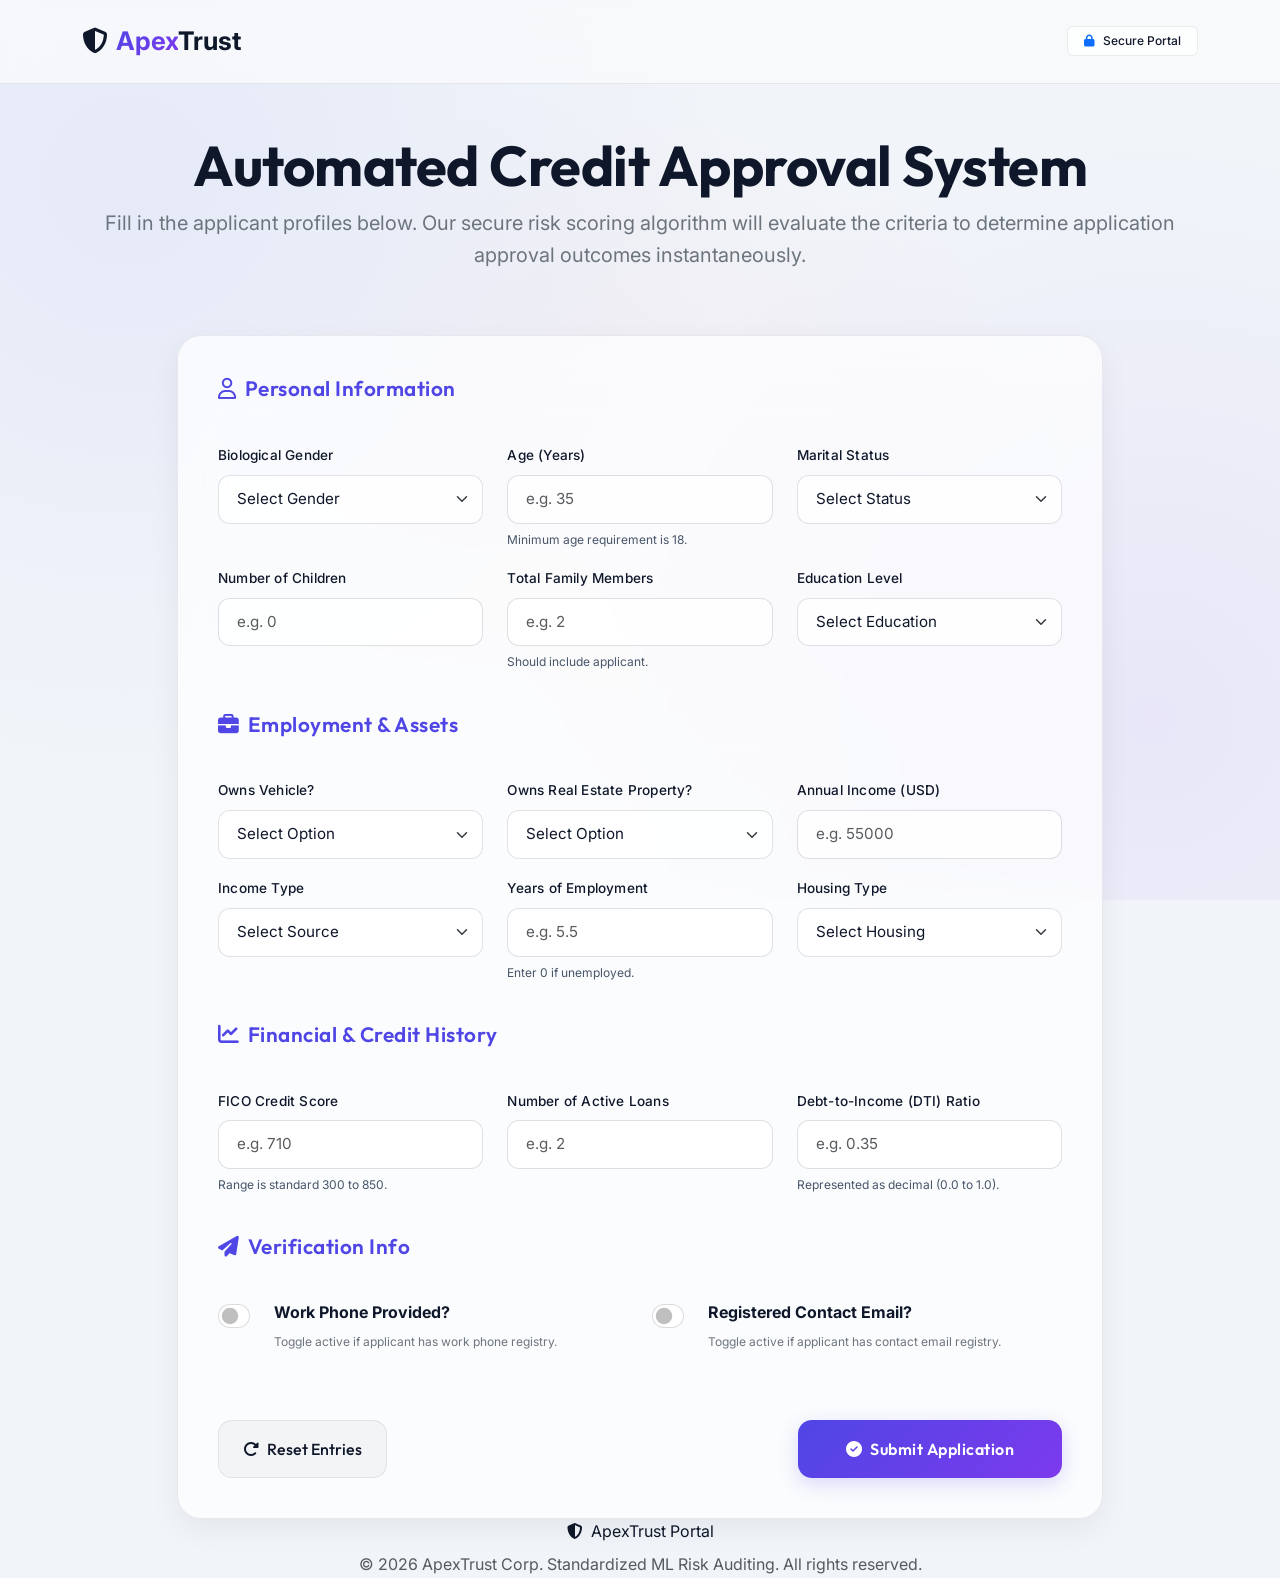
<file: index.html>
<!DOCTYPE html>
<html lang="en">
<head>
    <meta charset="UTF-8">
    <meta name="viewport" content="width=device-width, initial-scale=1.0">
    <title>ApexTrust | Credit Approval Portal</title>
    <!-- Bootstrap 5 CSS -->
    <link href="https://cdn.jsdelivr.net/npm/bootstrap@5.3.2/dist/css/bootstrap.min.css" rel="stylesheet">
    <!-- Google Fonts (Outfit & Inter) -->
    <link rel="preconnect" href="https://fonts.googleapis.com">
    <link rel="preconnect" href="https://fonts.gstatic.com" crossorigin>
    <link href="https://fonts.googleapis.com/css2?family=Inter:wght@300;400;500;600;700&family=Outfit:wght@300;400;500;600;700;800&display=swap" rel="stylesheet">
    <!-- FontAwesome for icons -->
    <link rel="stylesheet" href="https://cdnjs.cloudflare.com/ajax/libs/font-awesome/6.4.0/css/all.min.css">
    <!-- Custom style sheet -->
    <link rel="stylesheet" href="static/css/style.css">
    
    <style>
        /* Smooth transitions for the containers */
        .fade-transition {
            transition: opacity 0.4s ease, transform 0.4s ease;
            opacity: 1;
            transform: translateY(0);
        }
        .fade-out {
            opacity: 0;
            transform: translateY(20px);
        }
        .d-none {
            display: none !important;
        }
    </style>
</head>
<body>

    <!-- 1. Navigation Bar -->
    <nav class="navbar navbar-expand-lg navbar-custom">
        <div class="container">
            <a class="navbar-brand" href="#">
                <i class="fa-solid fa-shield-halved me-2"></i><span>Apex</span>Trust
            </a>
            <div class="d-flex align-items-center">
                <span id="secure-badge" class="badge secure-badge-custom py-2 px-3">
                    <i class="fa-solid fa-lock me-2 text-primary"></i>Secure Portal
                </span>
            </div>
        </div>
    </nav>

    <!-- 2. Hero Section -->
    <header class="container hero-section text-center py-5">
        <h1 class="hero-title display-4 fw-bold">Automated Credit Approval System</h1>
        <p class="hero-subtitle text-secondary fs-5 max-width-600 mx-auto">Fill in the applicant profiles below. Our secure risk scoring algorithm will evaluate the criteria to determine application approval outcomes instantaneously.</p>
    </header>

    <!-- Main Content Container -->
    <main class="container">
        
        <!-- FORM CONTAINER (Visible by default) -->
        <div id="form-container" class="row justify-content-center fade-transition">
            <div class="col-lg-10">
                <form id="prediction-form" class="form-card needs-validation" novalidate>
                    
                    <!-- Section A: Personal Profile -->
                    <h3 class="form-section-title"><i class="fa-regular fa-user me-2"></i>Personal Information</h3>
                    <div class="row mb-4">
                        <div class="col-md-4 mb-3">
                            <label for="gender" class="form-label">Biological Gender</label>
                            <select class="form-select" id="gender" name="gender" required>
                                <option value="" disabled selected>Select Gender</option>
                                <option value="Male">Male</option>
                                <option value="Female">Female</option>
                            </select>
                        </div>
                        <div class="col-md-4 mb-3">
                            <label for="age" class="form-label">Age (Years)</label>
                            <input type="number" class="form-control" id="age" name="age" min="18" max="100" placeholder="e.g. 35" required>
                            <div class="form-text">Minimum age requirement is 18.</div>
                        </div>
                        <div class="col-md-4 mb-3">
                            <label for="family_status" class="form-label">Marital Status</label>
                            <select class="form-select" id="family_status" name="family_status" required>
                                <option value="" disabled selected>Select Status</option>
                                <option value="Married">Married</option>
                                <option value="Single">Single</option>
                                <option value="Civil marriage">Civil Marriage</option>
                                <option value="Separated">Separated</option>
                                <option value="Widow">Widow</option>
                            </select>
                        </div>
                        <div class="col-md-4 mb-3">
                            <label for="children_count" class="form-label">Number of Children</label>
                            <input type="number" class="form-control" id="children_count" name="children_count" min="0" max="20" placeholder="e.g. 0" required>
                        </div>
                        <div class="col-md-4 mb-3">
                            <label for="family_members" class="form-label">Total Family Members</label>
                            <input type="number" class="form-control" id="family_members" name="family_members" min="1" max="25" placeholder="e.g. 2" required>
                            <div class="form-text">Should include applicant.</div>
                        </div>
                        <div class="col-md-4 mb-3">
                            <label for="education" class="form-label">Education Level</label>
                            <select class="form-select" id="education" name="education" required>
                                <option value="" disabled selected>Select Education</option>
                                <option value="Secondary">Secondary / High School</option>
                                <option value="Higher education">Higher Education / Degree</option>
                                <option value="Incomplete higher">Incomplete Higher</option>
                                <option value="Lower secondary">Lower Secondary</option>
                                <option value="Academic degree">Academic Degree</option>
                            </select>
                        </div>
                    </div>

                    <!-- Section B: Assets & Employment -->
                    <h3 class="form-section-title"><i class="fa-solid fa-briefcase me-2"></i>Employment & Assets</h3>
                    <div class="row mb-4">
                        <div class="col-md-4 mb-3">
                            <label for="owns_car" class="form-label">Owns Vehicle?</label>
                            <select class="form-select" id="owns_car" name="owns_car" required>
                                <option value="" disabled selected>Select Option</option>
                                <option value="Yes">Yes</option>
                                <option value="No">No</option>
                            </select>
                        </div>
                        <div class="col-md-4 mb-3">
                            <label for="owns_property" class="form-label">Owns Real Estate Property?</label>
                            <select class="form-select" id="owns_property" name="owns_property" required>
                                <option value="" disabled selected>Select Option</option>
                                <option value="Yes">Yes</option>
                                <option value="No">No</option>
                            </select>
                        </div>
                        <div class="col-md-4 mb-3">
                            <label for="annual_income" class="form-label">Annual Income (USD)</label>
                            <input type="number" class="form-control" id="annual_income" name="annual_income" min="5000" placeholder="e.g. 55000" required>
                        </div>
                        <div class="col-md-4 mb-3">
                            <label for="income_type" class="form-label">Income Type</label>
                            <select class="form-select" id="income_type" name="income_type" required>
                                <option value="" disabled selected>Select Source</option>
                                <option value="Working">Working</option>
                                <option value="Commercial associate">Commercial Associate</option>
                                <option value="Pensioner">Pensioner</option>
                                <option value="State servant">State Servant</option>
                                <option value="Student">Student</option>
                            </select>
                        </div>
                        <div class="col-md-4 mb-3">
                            <label for="years_employed" class="form-label">Years of Employment</label>
                            <input type="number" step="0.1" class="form-control" id="years_employed" name="years_employed" min="0" max="60" placeholder="e.g. 5.5" required>
                            <div class="form-text">Enter 0 if unemployed.</div>
                        </div>
                        <div class="col-md-4 mb-3">
                            <label for="housing_type" class="form-label">Housing Type</label>
                            <select class="form-select" id="housing_type" name="housing_type" required>
                                <option value="" disabled selected>Select Housing</option>
                                <option value="House / apartment">House / Apartment</option>
                                <option value="With parents">With Parents</option>
                                <option value="Municipal apartment">Municipal Apartment</option>
                                <option value="Rented apartment">Rented Apartment</option>
                                <option value="Office apartment">Office Apartment</option>
                                <option value="Co-op apartment">Co-op Apartment</option>
                            </select>
                        </div>
                    </div>

                    <!-- Section C: Credit & Risk History -->
                    <h3 class="form-section-title"><i class="fa-solid fa-chart-line me-2"></i>Financial & Credit History</h3>
                    <div class="row mb-4">
                        <div class="col-md-4 mb-3">
                            <label for="credit_score" class="form-label">FICO Credit Score</label>
                            <input type="number" class="form-control" id="credit_score" name="credit_score" min="300" max="850" placeholder="e.g. 710" required>
                            <div class="form-text">Range is standard 300 to 850.</div>
                        </div>
                        <div class="col-md-4 mb-3">
                            <label for="existing_loans" class="form-label">Number of Active Loans</label>
                            <input type="number" class="form-control" id="existing_loans" name="existing_loans" min="0" max="30" placeholder="e.g. 2" required>
                        </div>
                        <div class="col-md-4 mb-3">
                            <label for="debt_to_income" class="form-label">Debt-to-Income (DTI) Ratio</label>
                            <input type="number" step="0.001" class="form-control" id="debt_to_income" name="debt_to_income" min="0.0" max="1.0" placeholder="e.g. 0.35" required>
                            <div class="form-text">Represented as decimal (0.0 to 1.0).</div>
                        </div>
                    </div>

                    <!-- Section D: Contact Configurations -->
                    <h3 class="form-section-title"><i class="fa-solid fa-paper-plane me-2"></i>Verification Info</h3>
                    <div class="row mb-5">
                        <div class="col-md-6 mb-3 d-flex align-items-center">
                            <div class="form-check form-switch">
                                <input class="form-check-input" type="checkbox" role="switch" id="work_phone" name="work_phone" value="1">
                                <label class="form-check-label ms-3" for="work_phone">
                                    <strong>Work Phone Provided?</strong>
                                    <div class="form-text text-secondary">Toggle active if applicant has work phone registry.</div>
                                </label>
                            </div>
                        </div>
                        <div class="col-md-6 mb-3 d-flex align-items-center">
                            <div class="form-check form-switch">
                                <input class="form-check-input" type="checkbox" role="switch" id="email" name="email" value="1">
                                <label class="form-check-label ms-3" for="email">
                                    <strong>Registered Contact Email?</strong>
                                    <div class="form-text text-secondary">Toggle active if applicant has contact email registry.</div>
                                </label>
                            </div>
                        </div>
                    </div>

                    <!-- Buttons Group -->
                    <div class="row">
                        <div class="col-12 d-flex justify-content-between">
                            <button type="reset" class="btn btn-reset px-4"><i class="fa-solid fa-rotate-right me-2"></i>Reset Entries</button>
                            <button type="submit" class="btn btn-predict px-5"><i class="fa-solid fa-circle-check me-2"></i>Submit Application</button>
                        </div>
                    </div>
                    
                </form>
            </div>
        </div>

        <!-- RESULTS CONTAINER (Hidden by default) -->
        <div id="result-container" class="row justify-content-center d-none fade-transition">
            <div class="col-lg-9">
                
                <!-- Main Result Card -->
                <div id="result-card-element" class="result-card text-center">
                    
                    <h2 class="mb-4 text-secondary text-uppercase tracking-wider font-monospace" style="font-size: 0.85rem; letter-spacing: 2px;">Evaluation Outcome</h2>
                    
                    <!-- Prediction Label -->
                    <div>
                        <span id="result-badge" class="result-header-badge text-white">
                            <!-- Populated dynamically -->
                        </span>
                    </div>

                    <!-- Risk Category and Recommendation Block -->
                    <div class="row my-4 justify-content-center">
                        <div class="col-md-10">
                            <div class="p-4 rounded-4" style="background-color: rgba(0,0,0,0.2); border: 1px solid rgba(255,255,255,0.03);">
                                
                                <!-- Risk Level -->
                                <p class="mb-3">
                                    <strong>Risk Profile:</strong>
                                    <span id="risk-badge-element" class="risk-badge"></span>
                                </p>

                                <!-- Recommendation Text -->
                                <p class="mb-0 text-secondary" style="font-size: 0.95rem; line-height: 1.6;">
                                    <strong>Decision Recommendation:</strong><br>
                                    <span id="decision-recommendation-text"></span>
                                </p>
                            </div>
                        </div>
                    </div>

                    <!-- Probability Level Progress Indicator -->
                    <div class="row justify-content-center mt-5 mb-5">
                        <div class="col-md-8">
                            <div class="d-flex justify-content-between mb-2">
                                <span class="text-secondary" style="font-size: 0.85rem;">Approval Probability Score</span>
                                <strong id="probability-text-element"></strong>
                            </div>
                            <div class="progress prob-progress">
                                <div id="progress-bar-element" class="progress-bar prob-progress-bar" 
                                     role="progressbar" 
                                     aria-valuemin="0" 
                                     aria-valuemax="100">
                                </div>
                            </div>
                        </div>
                    </div>

                    <!-- Predict Again Navigation Button -->
                    <div class="mt-4">
                        <button id="btn-back-to-form" class="btn-again"><i class="fa-solid fa-angle-left me-2"></i>Evaluate New Applicant</button>
                    </div>
                </div>

                <!-- Section: Applicant Audit Summary Log -->
                <div class="form-card mb-5">
                    <h3 class="form-section-title text-start"><i class="fa-solid fa-database me-2"></i>Profile Audit Log</h3>
                    <div class="table-responsive">
                        <table class="table audit-table table-bordered align-middle">
                            <tbody>
                                <tr>
                                    <th>Biological Gender</th>
                                    <td id="audit-gender"></td>
                                    <th>Age (Years)</th>
                                    <td id="audit-age"></td>
                                </tr>
                                <tr>
                                    <th>Marital Status</th>
                                    <td id="audit-marital-status"></td>
                                    <th>Total Family Members</th>
                                    <td id="audit-family-members"></td>
                                </tr>
                                <tr>
                                    <th>Education Level</th>
                                    <td id="audit-education"></td>
                                    <th>Housing Arrangement</th>
                                    <td id="audit-housing"></td>
                                </tr>
                                <tr>
                                    <th>Owns Vehicle?</th>
                                    <td id="audit-owns-car"></td>
                                    <th>Owns Real Estate?</th>
                                    <td id="audit-owns-property"></td>
                                </tr>
                                <tr>
                                    <th>Annual Income</th>
                                    <td id="audit-income"></td>
                                    <th>Employment Length (Years)</th>
                                    <td id="audit-employment-length"></td>
                                </tr>
                                <tr>
                                    <th>FICO Credit Score</th>
                                    <td id="audit-credit-score"></td>
                                    <th>Debt-to-Income (DTI)</th>
                                    <td id="audit-dti"></td>
                                </tr>
                                <tr>
                                    <th>Active Loan Count</th>
                                    <td id="audit-active-loans"></td>
                                    <th>Work Phone Provided?</th>
                                    <td id="audit-work-phone"></td>
                                </tr>
                                <tr>
                                    <th>Contact Email Registered?</th>
                                    <td id="audit-email"></td>
                                    <th>Income Source Type</th>
                                    <td id="audit-income-type"></td>
                                </tr>
                            </tbody>
                        </table>
                    </div>
                </div>

            </div>
        </div>

    </main>

    <!-- 3. Footer Section -->
    <footer>
        <div class="container text-center">
            <p class="footer-logo mb-2"><i class="fa-solid fa-shield-halved me-2"></i><span>Apex</span>Trust Portal</p>
            <p class="mb-0 text-muted">© 2026 ApexTrust Corp. Standardized ML Risk Auditing. All rights reserved.</p>
        </div>
    </footer>

    <!-- Bootstrap 5 Bundle JS -->
    <script src="https://cdn.jsdelivr.net/npm/bootstrap@5.3.2/dist/js/bootstrap.bundle.min.js"></script>
    
    <!-- Local JS for prediction execution and styling transitions -->
    <script src="static/js/app.js"></script>
</body>
</html>
</file>
<file: static/css/style.css>
/* ==============================================================================
   ApexTrust - Credit Approval Prediction System Styling System
   ============================================================================== */

/* 1. Theme Configuration & Variables */
:root {
    --bg-color: #f1f5f9; /* Slate 100 base */
    --card-bg: rgba(255, 255, 255, 0.7); /* Translucent white glass */
    --border-color: rgba(15, 23, 42, 0.08); /* Dark slate subtle border */
    --accent-primary: #4f46e5; /* Indigo 600 accent */
    --accent-secondary: #7c3aed; /* Violet 600 accent */
    --text-primary: #0f172a; /* Slate 900 primary text */
    --text-secondary: #475569; /* Slate 600 secondary text */
    --gradient-accent: linear-gradient(135deg, var(--accent-primary) 0%, var(--accent-secondary) 100%);
    
    --success-base: #10b981; /* Emerald 500 */
    --success-glow: rgba(16, 185, 129, 0.15);
    --danger-base: #ef4444; /* Red 500 */
    --danger-glow: rgba(239, 68, 68, 0.15);
    --warning-base: #f59e0b; /* Amber 500 */
}

/* 2. Global Resets and Layout Base */
body {
    background-color: var(--bg-color);
    color: var(--text-primary);
    font-family: 'Inter', sans-serif;
    min-height: 100vh;
    overflow-x: hidden;
    line-height: 1.6;
    background-image: radial-gradient(circle at 10% 20%, rgba(99, 102, 241, 0.08) 0%, transparent 45%),
                      radial-gradient(circle at 90% 80%, rgba(124, 58, 237, 0.08) 0%, transparent 45%),
                      radial-gradient(circle at 50% 50%, rgba(244, 63, 94, 0.04) 0%, transparent 50%);
    background-attachment: fixed;
}

h1, h2, h3, h4, h5, .brand-font {
    font-family: 'Outfit', sans-serif;
    letter-spacing: -0.5px;
}

/* Custom Scrollbar for modern feel */
::-webkit-scrollbar {
    width: 8px;
}
::-webkit-scrollbar-track {
    background: var(--bg-color);
}
::-webkit-scrollbar-thumb {
    background: rgba(255, 255, 255, 0.1);
    border-radius: 10px;
}
::-webkit-scrollbar-thumb:hover {
    background: var(--accent-primary);
}

/* 3. Navigation Bar Styling */
.navbar-custom {
    background-color: rgba(248, 250, 252, 0.85);
    backdrop-filter: blur(16px);
    -webkit-backdrop-filter: blur(16px);
    border-bottom: 1px solid var(--border-color);
    padding: 16px 0;
    transition: all 0.3s ease;
}

.navbar-brand {
    font-weight: 700;
    font-size: 1.6rem;
    color: var(--text-primary);
}

.navbar-brand span {
    background: var(--gradient-accent);
    -webkit-background-clip: text;
    background-clip: text;
    -webkit-text-fill-color: transparent;
}

/* Custom secure badge */
.secure-badge-custom {
    background-color: rgba(255, 255, 255, 0.8);
    border: 1px solid var(--border-color);
    color: var(--text-primary);
    font-weight: 500;
}

/* 4. Form Cards & Container Layouts (Glassmorphism) */
.form-card {
    background-color: var(--card-bg);
    border: 1px solid var(--border-color);
    border-radius: 24px;
    padding: 40px;
    backdrop-filter: blur(20px);
    -webkit-backdrop-filter: blur(20px);
    box-shadow: 0 10px 30px rgba(15, 23, 42, 0.06), 0 1px 3px rgba(15, 23, 42, 0.02);
    transition: transform 0.4s cubic-bezier(0.165, 0.84, 0.44, 1), 
                box-shadow 0.4s cubic-bezier(0.165, 0.84, 0.44, 1);
}

.form-section-title {
    color: var(--accent-primary);
    font-size: 1.3rem;
    font-weight: 600;
    border-bottom: 1px solid rgba(255, 255, 255, 0.06);
    padding-bottom: 12px;
    margin-bottom: 28px;
    letter-spacing: 0.5px;
}

/* 5. Inputs & Dropdowns Styles */
.form-label {
    font-size: 0.85rem;
    font-weight: 500;
    color: var(--text-primary);
    margin-bottom: 8px;
    letter-spacing: 0.2px;
}

.form-control, .form-select {
    background-color: rgba(255, 255, 255, 0.8);
    border: 1px solid rgba(15, 23, 42, 0.12);
    color: var(--text-primary);
    border-radius: 12px;
    padding: 12px 18px;
    transition: all 0.25s cubic-bezier(0.4, 0, 0.2, 1);
    font-size: 0.95rem;
}

.form-control:focus, .form-select:focus {
    background-color: #ffffff;
    border-color: var(--accent-primary);
    color: var(--text-primary);
    box-shadow: 0 0 12px rgba(79, 70, 229, 0.15), 0 0 0 3px rgba(79, 70, 229, 0.1);
    transform: translateY(-1px);
    outline: none;
}

.form-select option {
    background-color: #ffffff;
    color: var(--text-primary);
}

/* Helper small texts */
.form-text {
    color: var(--text-secondary);
    font-size: 0.75rem;
    margin-top: 6px;
}

/* 6. Form Checkboxes & Switches */
.form-check-input {
    background-color: rgba(255, 255, 255, 0.8);
    border-color: rgba(15, 23, 42, 0.15);
    cursor: pointer;
    width: 48px;
    height: 24px;
    transition: background-position 0.2s ease-in-out, 
                background-color 0.2s ease-in-out, 
                border-color 0.2s ease-in-out, 
                box-shadow 0.2s ease-in-out;
}

.form-check-input:checked {
    background-color: var(--accent-primary);
    border-color: var(--accent-primary);
    box-shadow: 0 0 10px rgba(79, 70, 229, 0.35);
}

/* 7. Action Button Definitions */
.btn-predict {
    background: var(--gradient-accent);
    border: none;
    color: #ffffff;
    font-weight: 600;
    padding: 16px 32px;
    border-radius: 14px;
    font-family: 'Outfit', sans-serif;
    letter-spacing: 0.5px;
    transition: all 0.3s cubic-bezier(0.165, 0.84, 0.44, 1);
    box-shadow: 0 6px 20px rgba(79, 70, 229, 0.2);
}

.btn-predict:hover {
    transform: translateY(-2px);
    box-shadow: 0 10px 25px rgba(79, 70, 229, 0.35);
    opacity: 0.95;
}

.btn-predict:active {
    transform: translateY(1px);
}

.btn-reset {
    background-color: rgba(15, 23, 42, 0.03);
    border: 1px solid rgba(15, 23, 42, 0.08);
    color: var(--text-primary);
    font-weight: 500;
    padding: 16px 32px;
    border-radius: 14px;
    font-family: 'Outfit', sans-serif;
    transition: all 0.3s ease;
}

.btn-reset:hover {
    background-color: rgba(15, 23, 42, 0.06);
    border-color: rgba(15, 23, 42, 0.15);
    color: var(--text-primary);
}

/* 8. Result Badges and Diagnostic Panels */
.result-card {
    background-color: var(--card-bg);
    border: 1px solid var(--border-color);
    border-radius: 24px;
    padding: 45px;
    backdrop-filter: blur(20px);
    -webkit-backdrop-filter: blur(20px);
    box-shadow: 0 10px 30px rgba(15, 23, 42, 0.06), 0 1px 3px rgba(15, 23, 42, 0.02);
    position: relative;
    overflow: hidden;
}

.result-card.glow-success {
    box-shadow: 0 10px 40px rgba(16, 185, 129, 0.15);
    border-color: rgba(16, 185, 129, 0.35);
}

.result-card.glow-danger {
    box-shadow: 0 10px 40px rgba(239, 68, 68, 0.15);
    border-color: rgba(239, 68, 68, 0.35);
}

.result-header-badge {
    font-size: 2.25rem;
    font-weight: 800;
    text-transform: uppercase;
    letter-spacing: 1px;
    padding: 12px 40px;
    border-radius: 50px;
    display: inline-block;
    margin-bottom: 25px;
    box-shadow: 0 6px 20px rgba(15, 23, 42, 0.15);
    animation: pulseBadge 2s infinite alternate;
}

.prob-progress {
    height: 18px;
    background-color: rgba(15, 23, 42, 0.06);
    border-radius: 10px;
    overflow: hidden;
    border: 1px solid rgba(15, 23, 42, 0.04);
}

.prob-progress-bar {
    border-radius: 10px;
    transition: width 1.8s cubic-bezier(0.4, 0, 0.2, 1);
}

/* Audit Tables */
.audit-table {
    color: var(--text-primary);
    font-size: 0.9rem;
    border-color: rgba(15, 23, 42, 0.06);
}

.audit-table th {
    color: var(--text-secondary);
    font-weight: 600;
    background-color: rgba(15, 23, 42, 0.04);
    padding: 14px;
}

.audit-table td {
    background-color: rgba(15, 23, 42, 0.01);
    padding: 14px;
}

.risk-badge {
    font-weight: 700;
    font-size: 0.85rem;
    padding: 6px 14px;
    border-radius: 6px;
    text-transform: uppercase;
    letter-spacing: 0.5px;
}

.btn-again {
    background: var(--gradient-accent);
    border: none;
    color: #ffffff;
    font-weight: 600;
    padding: 16px 36px;
    border-radius: 14px;
    font-family: 'Outfit', sans-serif;
    letter-spacing: 0.5px;
    transition: all 0.3s ease;
    box-shadow: 0 6px 20px rgba(79, 70, 229, 0.25);
    text-decoration: none;
    display: inline-block;
}

.btn-again:hover {
    transform: translateY(-2px);
    box-shadow: 0 10px 25px rgba(79, 70, 229, 0.4);
    color: #ffffff;
}

/* 9. Keyframe Animations */
@keyframes pulseBadge {
    0% {
        transform: scale(1);
    }
    100% {
        transform: scale(1.02);
    }
}

/* 10. Responsive Screen Adjustments */
@media (max-width: 768px) {
    .form-card {
        padding: 24px;
        border-radius: 16px;
    }
    .result-card {
        padding: 25px;
        border-radius: 16px;
    }
    .hero-title {
        font-size: 2.2rem;
    }
    .btn-predict, .btn-reset, .btn-again {
        padding: 12px 24px;
        width: 100%;
        margin-bottom: 12px;
    }
    .btn-predict {
        order: 1;
    }
    .btn-reset {
        order: 2;
    }
    .navbar-brand {
        font-size: 1.3rem;
    }
}
</file>
